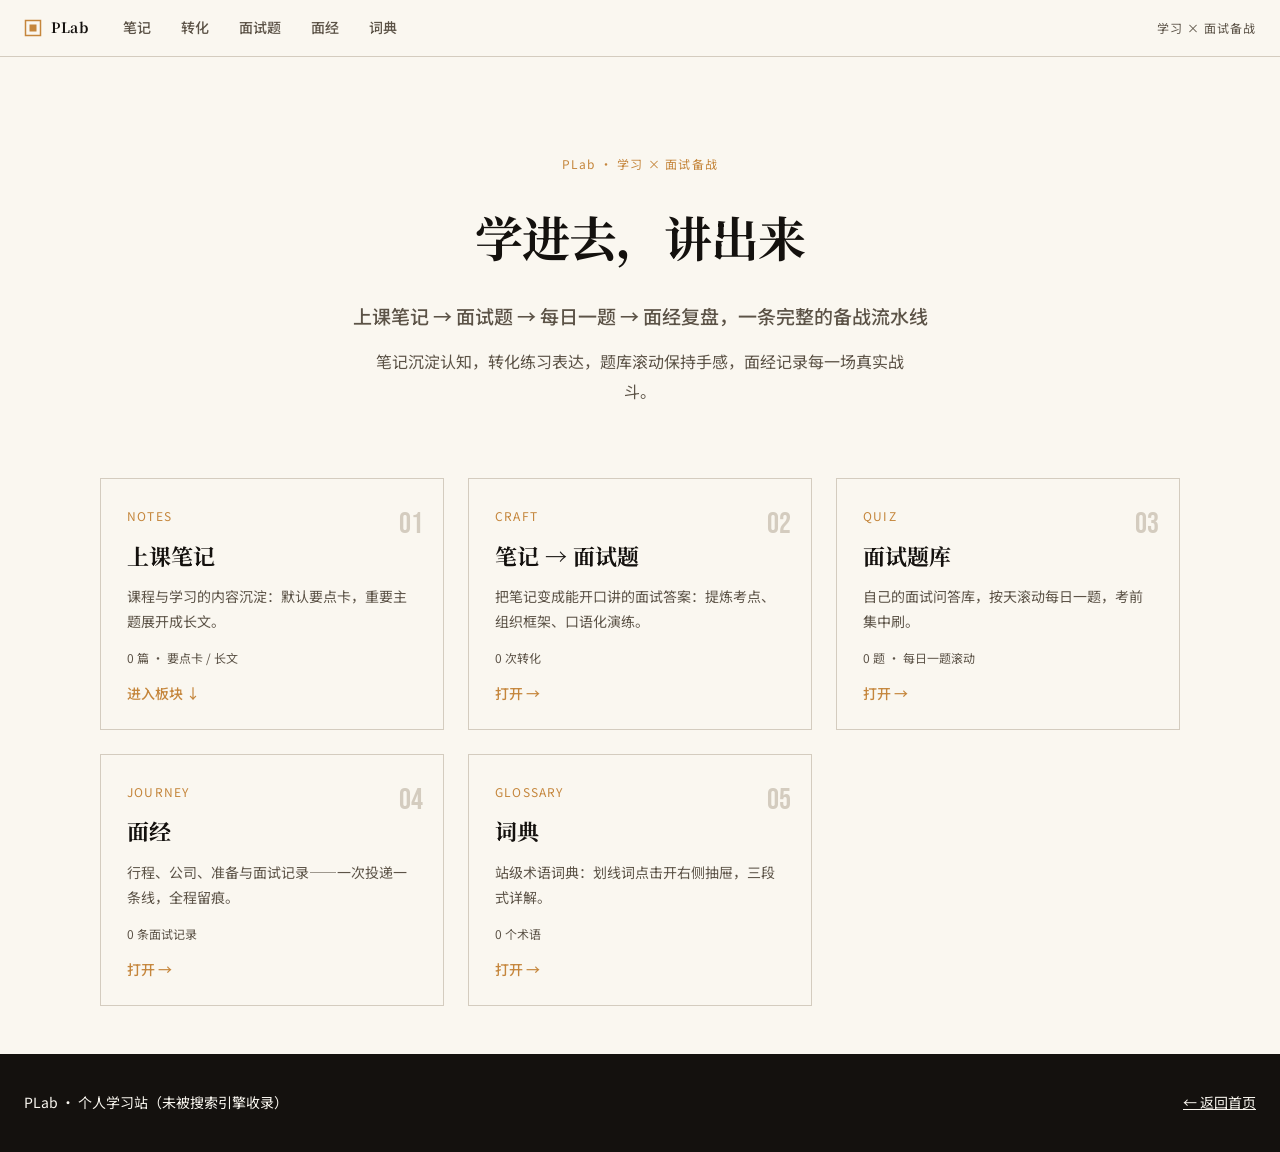
<file: index.html>
<!DOCTYPE html>
<html lang="zh-CN">
<head>
  <meta charset="UTF-8">
  <meta name="viewport" content="width=device-width, initial-scale=1.0">
  <meta name="robots" content="noindex, nofollow, noarchive, noimageindex, nosnippet">
  <meta name="description" content="PLab：上课笔记、笔记转面试题、面试题库与每日一题、面经记录。">
  <title>学习与面试备战｜PLab</title>

  <link rel="preconnect" href="https://fonts.googleapis.com">
  <link rel="preconnect" href="https://fonts.gstatic.com" crossorigin>
  <link rel="stylesheet" media="print" onload="this.media='all'"
        href="https://fonts.googleapis.com/css2?family=Noto+Serif+SC:wght@700&family=Noto+Sans+SC:wght@400;500;700&family=Bebas+Neue&family=JetBrains+Mono:wght@400;600&display=swap">
  <noscript>
    <link href="https://fonts.googleapis.com/css2?family=Noto+Serif+SC:wght@700&family=Noto+Sans+SC:wght@400;500;700&family=Bebas+Neue&family=JetBrains+Mono:wght@400;600&display=swap" rel="stylesheet">
  </noscript>

  <link rel="stylesheet" href="css/tokens.css?v=1">
  <link rel="stylesheet" href="css/site.css?v=1">
  <link rel="stylesheet" href="css/pages.css?v=1">
</head>
<body>
  <a class="skip-link" href="#main">跳到内容</a>

  <header class="topbar">
    <a class="brand" href="./" title="返回首页" aria-label="PLab，返回首页">
      <svg class="logo-mark" width="18" height="18" viewBox="0 0 18 18" aria-hidden="true"><rect x="1.5" y="1.5" width="15" height="15" fill="none" stroke="currentColor" stroke-width="1.5"/><rect x="5.5" y="5.5" width="7" height="7" fill="currentColor"/></svg>
      <span>PLab</span>
    </a>
<nav class="site-nav" aria-label="主导航">
      <a href="notes.html">笔记</a>
      <a href="craft.html">转化</a>
      <a href="quiz.html">面试题</a>
      <a href="journey.html">面经</a>
      <a href="glossary.html">词典</a>
    </nav>
    <span class="topbar-note">学习 × 面试备战</span>
  </header>

  <main id="main">
    <header class="hero">
      <span class="kicker">PLab · 学习 × 面试备战</span>
      <h1>学进去，讲出来</h1>
      <p class="subtitle">上课笔记 → 面试题 → 每日一题 → 面经复盘，一条完整的备战流水线</p>
      <p class="lede">笔记沉淀认知，转化练习表达，题库滚动保持手感，面经记录每一场真实战斗。</p>
    </header>

    <div style="max-width:1080px;margin:0 auto;padding:0 var(--gutter) 8px;" id="homeDaily"></div>

    <!-- 板块入口（由 ui/app.js 依据 data/site.js 渲染） -->
    <section class="entries" id="homeEntries" aria-label="板块入口"></section>
  </main>


  <footer class="footer">
    <span>PLab · 个人学习站（未被搜索引擎收录）</span>
    <span><a href="./" style="color:inherit">← 返回首页</a></span>
  </footer>

  <!-- 脚本：lib → data → ui → main -->
  <script src="js/lib/dom.js?v=1"></script>
  <script src="js/data/site.js?v=1"></script>
  <script src="js/data/notes.js?v=1"></script>
  <script src="js/data/craft.js?v=1"></script>
  <script src="js/data/quiz.js?v=1"></script>
  <script src="js/data/journey.js?v=1"></script>
  <script src="js/data/terms.js?v=1"></script>
  <script src="js/ui/app.js?v=1"></script>
  <script src="js/main.js?v=1"></script>
</body>
</html>
</file>
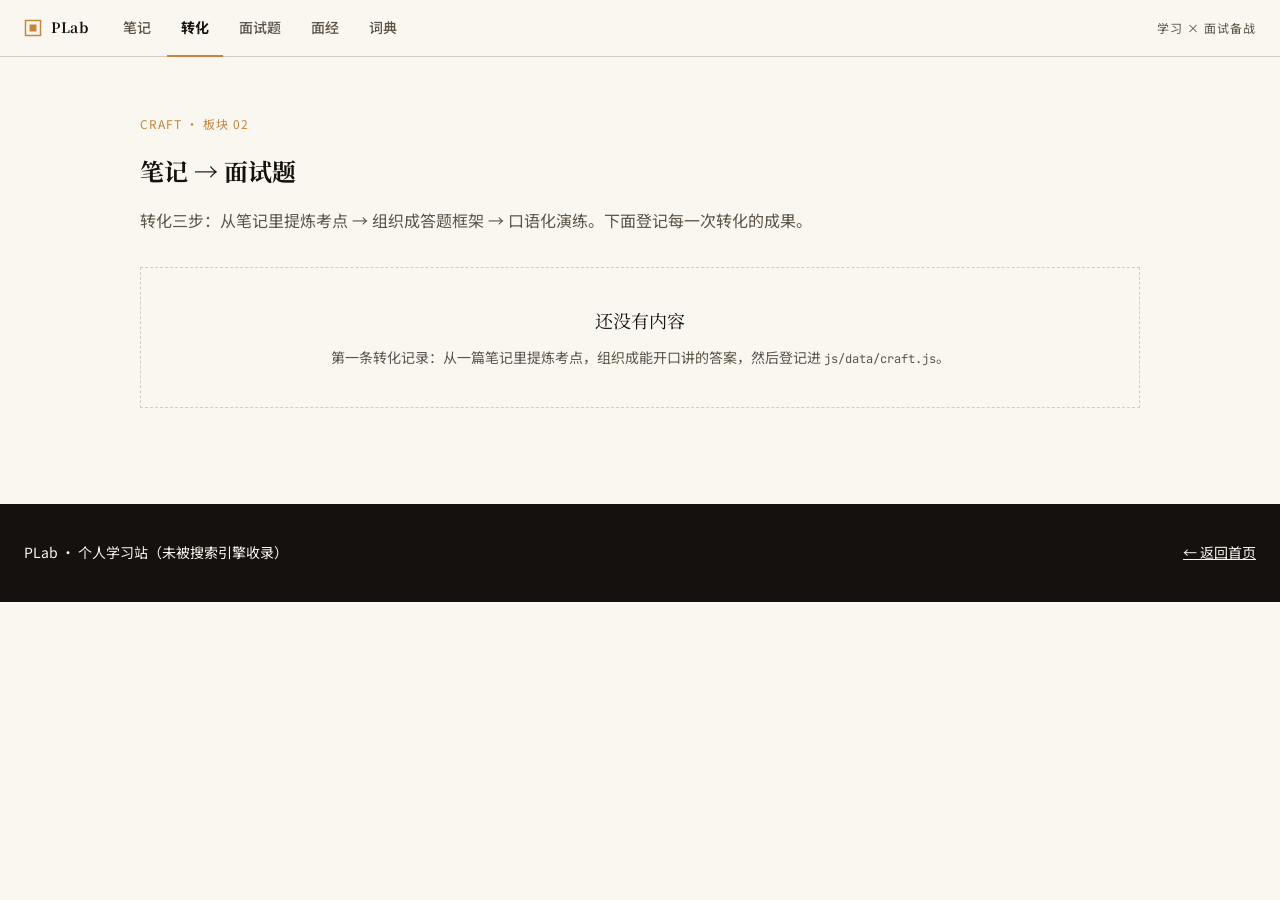
<file: craft.html>
<!DOCTYPE html>
<html lang="zh-CN">
<head>
  <meta charset="UTF-8">
  <meta name="viewport" content="width=device-width, initial-scale=1.0">
  <meta name="robots" content="noindex, nofollow, noarchive, noimageindex, nosnippet">
  <meta name="description" content="把学习笔记转化成能开口讲的面试答案。">
  <title>笔记转面试题｜PLab</title>

  <link rel="preconnect" href="https://fonts.googleapis.com">
  <link rel="preconnect" href="https://fonts.gstatic.com" crossorigin>
  <link rel="stylesheet" media="print" onload="this.media='all'"
        href="https://fonts.googleapis.com/css2?family=Noto+Serif+SC:wght@700&family=Noto+Sans+SC:wght@400;500;700&family=Bebas+Neue&family=JetBrains+Mono:wght@400;600&display=swap">
  <noscript>
    <link href="https://fonts.googleapis.com/css2?family=Noto+Serif+SC:wght@700&family=Noto+Sans+SC:wght@400;500;700&family=Bebas+Neue&family=JetBrains+Mono:wght@400;600&display=swap" rel="stylesheet">
  </noscript>

  <link rel="stylesheet" href="css/tokens.css?v=1">
  <link rel="stylesheet" href="css/site.css?v=1">
  <link rel="stylesheet" href="css/pages.css?v=1">
</head>
<body>
  <a class="skip-link" href="#main">跳到内容</a>

  <header class="topbar">
    <a class="brand" href="./" title="返回首页" aria-label="PLab，返回首页">
      <svg class="logo-mark" width="18" height="18" viewBox="0 0 18 18" aria-hidden="true"><rect x="1.5" y="1.5" width="15" height="15" fill="none" stroke="currentColor" stroke-width="1.5"/><rect x="5.5" y="5.5" width="7" height="7" fill="currentColor"/></svg>
      <span>PLab</span>
    </a>
<nav class="site-nav" aria-label="主导航">
      <a href="notes.html">笔记</a>
      <a href="craft.html" class="is-active" aria-current="page">转化</a>
      <a href="quiz.html">面试题</a>
      <a href="journey.html">面经</a>
      <a href="glossary.html">词典</a>
    </nav>
    <span class="topbar-note">学习 × 面试备战</span>
  </header>

  <main id="main">
    <div class="board">
      <header class="board-head">
        <span class="kicker">CRAFT · 板块 02</span>
        <h2>笔记 → 面试题</h2>
        <p class="lede">转化三步：从笔记里提炼考点 → 组织成答题框架 → 口语化演练。下面登记每一次转化的成果。</p>
      </header>
      <div id="boardCraft" aria-label="转化记录"></div>
    </div>
  </main>
  <!-- 术语详解抽屉 -->
  <aside class="term-drawer" id="termDrawer" role="dialog" aria-modal="true" aria-labelledby="termDrawerTitle">
    <header class="term-drawer-head">
      <div>
        <p class="term-drawer-kicker">术语详解</p>
        <h4 id="termDrawerTitle"></h4>
      </div>
      <button class="term-drawer-close" type="button" aria-label="关闭详解">
        <svg width="12" height="12" viewBox="0 0 12 12" fill="none" aria-hidden="true">
          <path d="M1 1l10 10M11 1L1 11" stroke="currentColor" stroke-width="1.5"/>
        </svg>
      </button>
    </header>
    <div class="term-drawer-body"></div>
  </aside>
  <div class="term-backdrop" id="termBackdrop"></div>

  <footer class="footer">
    <span>PLab · 个人学习站（未被搜索引擎收录）</span>
    <span><a href="./" style="color:inherit">← 返回首页</a></span>
  </footer>

  <!-- 脚本：lib → data → ui → main -->
  <script src="js/lib/dom.js?v=1"></script>
  <script src="js/data/site.js?v=1"></script>
  <script src="js/data/craft.js?v=1"></script>
  <script src="js/data/terms.js?v=1"></script>
  <script src="js/ui/fmt.js?v=1"></script>
  <script src="js/ui/board.js?v=1"></script>
  <script src="js/ui/drawer.js?v=1"></script>
  <script src="js/main.js?v=1"></script>
</body>
</html>
</file>
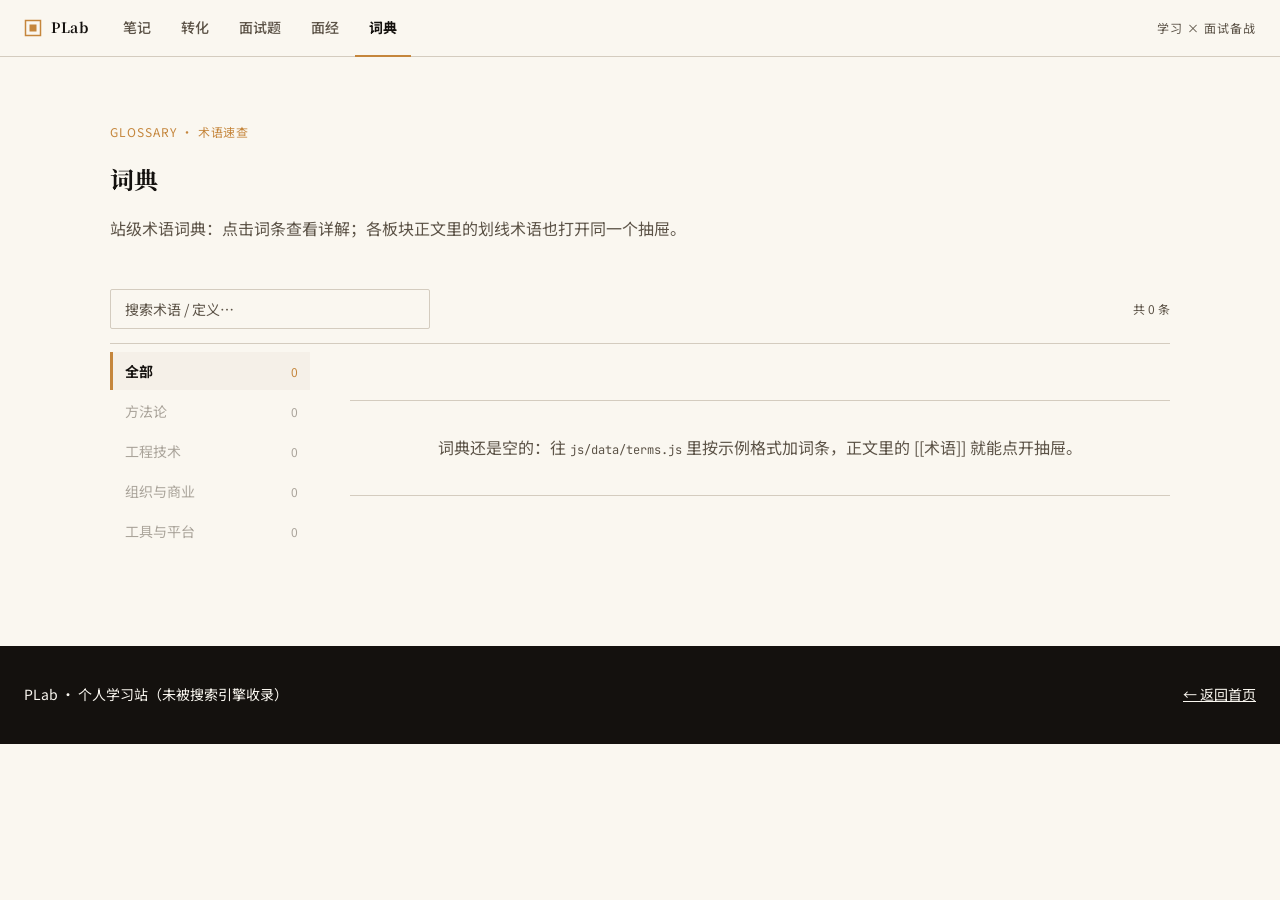
<file: glossary.html>
<!DOCTYPE html>
<html lang="zh-CN">
<head>
  <meta charset="UTF-8">
  <meta name="viewport" content="width=device-width, initial-scale=1.0">
  <meta name="robots" content="noindex, nofollow, noarchive, noimageindex, nosnippet">
  <meta name="description" content="站级术语词典。">
  <title>词典｜PLab</title>

  <link rel="preconnect" href="https://fonts.googleapis.com">
  <link rel="preconnect" href="https://fonts.gstatic.com" crossorigin>
  <link rel="stylesheet" media="print" onload="this.media='all'"
        href="https://fonts.googleapis.com/css2?family=Noto+Serif+SC:wght@700&family=Noto+Sans+SC:wght@400;500;700&family=Bebas+Neue&family=JetBrains+Mono:wght@400;600&display=swap">
  <noscript>
    <link href="https://fonts.googleapis.com/css2?family=Noto+Serif+SC:wght@700&family=Noto+Sans+SC:wght@400;500;700&family=Bebas+Neue&family=JetBrains+Mono:wght@400;600&display=swap" rel="stylesheet">
  </noscript>

  <link rel="stylesheet" href="css/tokens.css?v=1">
  <link rel="stylesheet" href="css/site.css?v=1">
  <link rel="stylesheet" href="css/pages.css?v=1">
</head>
<body>
  <a class="skip-link" href="#main">跳到内容</a>

  <header class="topbar">
    <a class="brand" href="./" title="返回首页" aria-label="PLab，返回首页">
      <svg class="logo-mark" width="18" height="18" viewBox="0 0 18 18" aria-hidden="true"><rect x="1.5" y="1.5" width="15" height="15" fill="none" stroke="currentColor" stroke-width="1.5"/><rect x="5.5" y="5.5" width="7" height="7" fill="currentColor"/></svg>
      <span>PLab</span>
    </a>
<nav class="site-nav" aria-label="主导航">
      <a href="notes.html">笔记</a>
      <a href="craft.html">转化</a>
      <a href="quiz.html">面试题</a>
      <a href="journey.html">面经</a>
      <a href="glossary.html" class="is-active" aria-current="page">词典</a>
    </nav>
    <span class="topbar-note">学习 × 面试备战</span>
  </header>

  <main id="main">
    <div class="glossary">
      <header class="glossary-head">
        <span class="kicker">GLOSSARY · 术语速查</span>
        <h2>词典</h2>
        <p class="lede">站级术语词典：点击词条查看详解；各板块正文里的划线术语也打开同一个抽屉。</p>
      </header>

      <div class="glossary-tools">
        <input class="glossary-search" type="search" placeholder="搜索术语 / 定义…" title="快捷键：按 / 聚焦搜索" aria-label="搜索术语">
        <span class="glossary-count" id="glossaryCount" role="status"></span>
      </div>

      <div class="dict-layout">
        <nav class="dict-rail" id="dictRail" aria-label="按分类筛选"></nav>
        <div id="glossaryList" aria-label="词条列表"></div>
      </div>
    </div>
  </main>
  <!-- 术语详解抽屉 -->
  <aside class="term-drawer" id="termDrawer" role="dialog" aria-modal="true" aria-labelledby="termDrawerTitle">
    <header class="term-drawer-head">
      <div>
        <p class="term-drawer-kicker">术语详解</p>
        <h4 id="termDrawerTitle"></h4>
      </div>
      <button class="term-drawer-close" type="button" aria-label="关闭详解">
        <svg width="12" height="12" viewBox="0 0 12 12" fill="none" aria-hidden="true">
          <path d="M1 1l10 10M11 1L1 11" stroke="currentColor" stroke-width="1.5"/>
        </svg>
      </button>
    </header>
    <div class="term-drawer-body"></div>
  </aside>
  <div class="term-backdrop" id="termBackdrop"></div>

  <footer class="footer">
    <span>PLab · 个人学习站（未被搜索引擎收录）</span>
    <span><a href="./" style="color:inherit">← 返回首页</a></span>
  </footer>

  <!-- 脚本：lib → data → ui → main -->
  <script src="js/lib/dom.js?v=1"></script>
  <script src="js/data/terms.js?v=1"></script>
  <script src="js/ui/fmt.js?v=1"></script>
  <script src="js/ui/glossary.js?v=1"></script>
  <script src="js/ui/drawer.js?v=1"></script>
  <script src="js/main.js?v=1"></script>
</body>
</html>
</file>
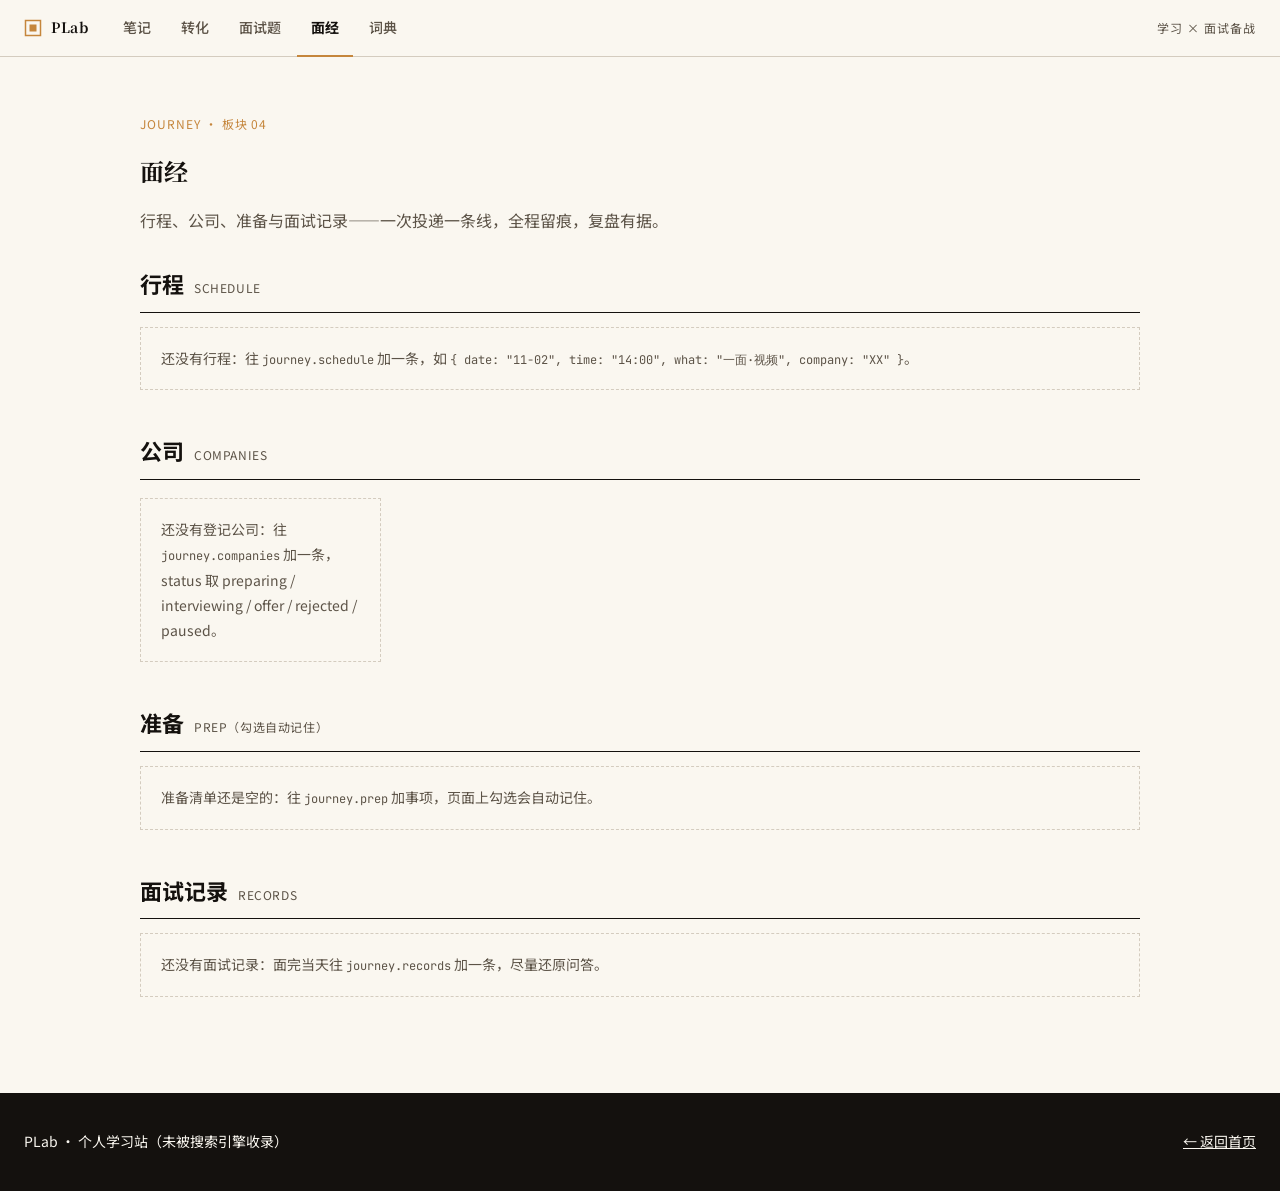
<file: journey.html>
<!DOCTYPE html>
<html lang="zh-CN">
<head>
  <meta charset="UTF-8">
  <meta name="viewport" content="width=device-width, initial-scale=1.0">
  <meta name="robots" content="noindex, nofollow, noarchive, noimageindex, nosnippet">
  <meta name="description" content="行程、公司、准备与面试记录。">
  <title>面经｜PLab</title>

  <link rel="preconnect" href="https://fonts.googleapis.com">
  <link rel="preconnect" href="https://fonts.gstatic.com" crossorigin>
  <link rel="stylesheet" media="print" onload="this.media='all'"
        href="https://fonts.googleapis.com/css2?family=Noto+Serif+SC:wght@700&family=Noto+Sans+SC:wght@400;500;700&family=Bebas+Neue&family=JetBrains+Mono:wght@400;600&display=swap">
  <noscript>
    <link href="https://fonts.googleapis.com/css2?family=Noto+Serif+SC:wght@700&family=Noto+Sans+SC:wght@400;500;700&family=Bebas+Neue&family=JetBrains+Mono:wght@400;600&display=swap" rel="stylesheet">
  </noscript>

  <link rel="stylesheet" href="css/tokens.css?v=1">
  <link rel="stylesheet" href="css/site.css?v=1">
  <link rel="stylesheet" href="css/pages.css?v=1">
</head>
<body>
  <a class="skip-link" href="#main">跳到内容</a>

  <header class="topbar">
    <a class="brand" href="./" title="返回首页" aria-label="PLab，返回首页">
      <svg class="logo-mark" width="18" height="18" viewBox="0 0 18 18" aria-hidden="true"><rect x="1.5" y="1.5" width="15" height="15" fill="none" stroke="currentColor" stroke-width="1.5"/><rect x="5.5" y="5.5" width="7" height="7" fill="currentColor"/></svg>
      <span>PLab</span>
    </a>
<nav class="site-nav" aria-label="主导航">
      <a href="notes.html">笔记</a>
      <a href="craft.html">转化</a>
      <a href="quiz.html">面试题</a>
      <a href="journey.html" class="is-active" aria-current="page">面经</a>
      <a href="glossary.html">词典</a>
    </nav>
    <span class="topbar-note">学习 × 面试备战</span>
  </header>

  <main id="main">
    <div class="board">
      <header class="board-head">
        <span class="kicker">JOURNEY · 板块 04</span>
        <h2>面经</h2>
        <p class="lede">行程、公司、准备与面试记录——一次投递一条线，全程留痕，复盘有据。</p>
      </header>

      <div class="journey-grid" id="journeyApp">
        <section class="j-section">
          <h3>行程 <span class="j-sub">SCHEDULE</span></h3>
          <ul class="tl-list" id="jSchedule"></ul>
        </section>
        <section class="j-section">
          <h3>公司 <span class="j-sub">COMPANIES</span></h3>
          <div class="co-grid" id="jCompanies"></div>
        </section>
        <section class="j-section">
          <h3>准备 <span class="j-sub">PREP（勾选自动记住）</span></h3>
          <ul class="prep-list" id="jPrep"></ul>
        </section>
        <section class="j-section">
          <h3>面试记录 <span class="j-sub">RECORDS</span></h3>
          <div id="jRecords"></div>
        </section>
      </div>
    </div>
  </main>


  <footer class="footer">
    <span>PLab · 个人学习站（未被搜索引擎收录）</span>
    <span><a href="./" style="color:inherit">← 返回首页</a></span>
  </footer>

  <!-- 脚本：lib → data → ui → main -->
  <script src="js/lib/dom.js?v=1"></script>
  <script src="js/data/journey.js?v=1"></script>
  <script src="js/ui/journey.js?v=1"></script>
  <script src="js/main.js?v=1"></script>
</body>
</html>
</file>
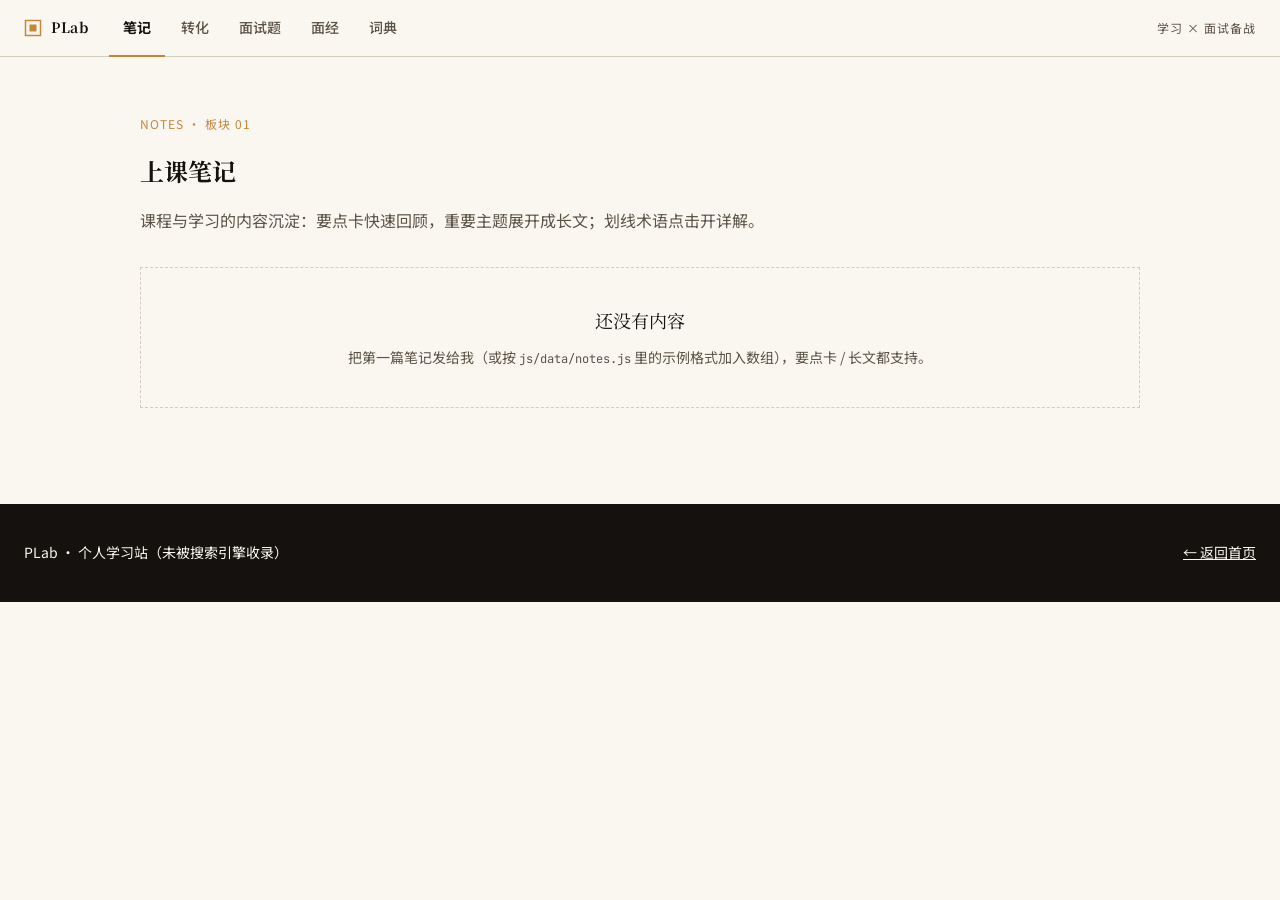
<file: notes.html>
<!DOCTYPE html>
<html lang="zh-CN">
<head>
  <meta charset="UTF-8">
  <meta name="viewport" content="width=device-width, initial-scale=1.0">
  <meta name="robots" content="noindex, nofollow, noarchive, noimageindex, nosnippet">
  <meta name="description" content="课程与学习笔记：要点卡与长文。">
  <title>上课笔记｜PLab</title>

  <link rel="preconnect" href="https://fonts.googleapis.com">
  <link rel="preconnect" href="https://fonts.gstatic.com" crossorigin>
  <link rel="stylesheet" media="print" onload="this.media='all'"
        href="https://fonts.googleapis.com/css2?family=Noto+Serif+SC:wght@700&family=Noto+Sans+SC:wght@400;500;700&family=Bebas+Neue&family=JetBrains+Mono:wght@400;600&display=swap">
  <noscript>
    <link href="https://fonts.googleapis.com/css2?family=Noto+Serif+SC:wght@700&family=Noto+Sans+SC:wght@400;500;700&family=Bebas+Neue&family=JetBrains+Mono:wght@400;600&display=swap" rel="stylesheet">
  </noscript>

  <link rel="stylesheet" href="css/tokens.css?v=1">
  <link rel="stylesheet" href="css/site.css?v=1">
  <link rel="stylesheet" href="css/pages.css?v=1">
</head>
<body>
  <a class="skip-link" href="#main">跳到内容</a>

  <header class="topbar">
    <a class="brand" href="./" title="返回首页" aria-label="PLab，返回首页">
      <svg class="logo-mark" width="18" height="18" viewBox="0 0 18 18" aria-hidden="true"><rect x="1.5" y="1.5" width="15" height="15" fill="none" stroke="currentColor" stroke-width="1.5"/><rect x="5.5" y="5.5" width="7" height="7" fill="currentColor"/></svg>
      <span>PLab</span>
    </a>
<nav class="site-nav" aria-label="主导航">
      <a href="notes.html" class="is-active" aria-current="page">笔记</a>
      <a href="craft.html">转化</a>
      <a href="quiz.html">面试题</a>
      <a href="journey.html">面经</a>
      <a href="glossary.html">词典</a>
    </nav>
    <span class="topbar-note">学习 × 面试备战</span>
  </header>

  <main id="main">
    <div class="board">
      <header class="board-head">
        <span class="kicker">NOTES · 板块 01</span>
        <h2>上课笔记</h2>
        <p class="lede">课程与学习的内容沉淀：要点卡快速回顾，重要主题展开成长文；划线术语点击开详解。</p>
      </header>
      <div id="boardNotes" aria-label="笔记列表"></div>
    </div>
  </main>
  <!-- 术语详解抽屉 -->
  <aside class="term-drawer" id="termDrawer" role="dialog" aria-modal="true" aria-labelledby="termDrawerTitle">
    <header class="term-drawer-head">
      <div>
        <p class="term-drawer-kicker">术语详解</p>
        <h4 id="termDrawerTitle"></h4>
      </div>
      <button class="term-drawer-close" type="button" aria-label="关闭详解">
        <svg width="12" height="12" viewBox="0 0 12 12" fill="none" aria-hidden="true">
          <path d="M1 1l10 10M11 1L1 11" stroke="currentColor" stroke-width="1.5"/>
        </svg>
      </button>
    </header>
    <div class="term-drawer-body"></div>
  </aside>
  <div class="term-backdrop" id="termBackdrop"></div>

  <footer class="footer">
    <span>PLab · 个人学习站（未被搜索引擎收录）</span>
    <span><a href="./" style="color:inherit">← 返回首页</a></span>
  </footer>

  <!-- 脚本：lib → data → ui → main -->
  <script src="js/lib/dom.js?v=1"></script>
  <script src="js/data/site.js?v=1"></script>
  <script src="js/data/notes.js?v=1"></script>
  <script src="js/data/terms.js?v=1"></script>
  <script src="js/ui/fmt.js?v=1"></script>
  <script src="js/ui/board.js?v=1"></script>
  <script src="js/ui/drawer.js?v=1"></script>
  <script src="js/main.js?v=1"></script>
</body>
</html>
</file>
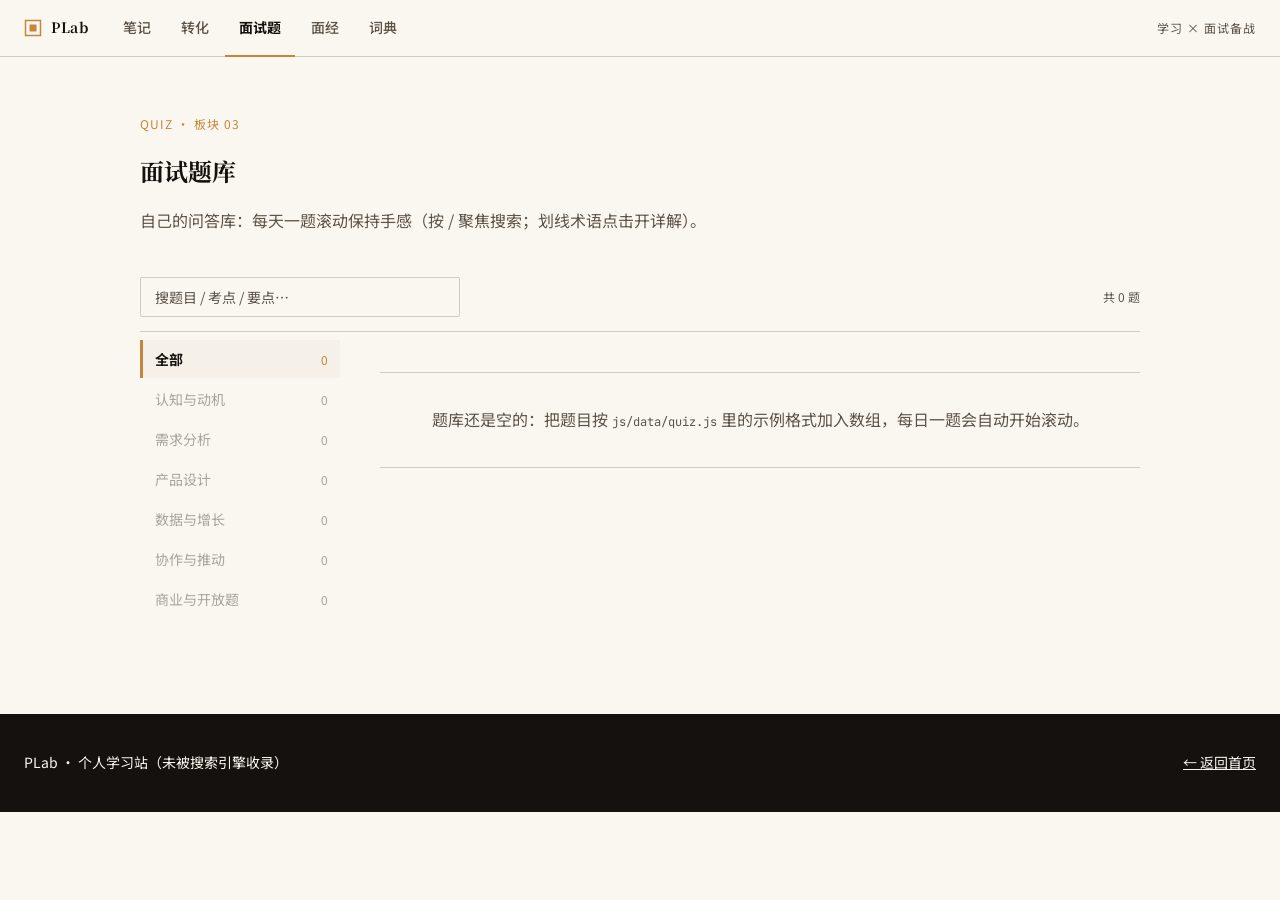
<file: quiz.html>
<!DOCTYPE html>
<html lang="zh-CN">
<head>
  <meta charset="UTF-8">
  <meta name="viewport" content="width=device-width, initial-scale=1.0">
  <meta name="robots" content="noindex, nofollow, noarchive, noimageindex, nosnippet">
  <meta name="description" content="面试问答库与每日一题。">
  <title>面试题库｜PLab</title>

  <link rel="preconnect" href="https://fonts.googleapis.com">
  <link rel="preconnect" href="https://fonts.gstatic.com" crossorigin>
  <link rel="stylesheet" media="print" onload="this.media='all'"
        href="https://fonts.googleapis.com/css2?family=Noto+Serif+SC:wght@700&family=Noto+Sans+SC:wght@400;500;700&family=Bebas+Neue&family=JetBrains+Mono:wght@400;600&display=swap">
  <noscript>
    <link href="https://fonts.googleapis.com/css2?family=Noto+Serif+SC:wght@700&family=Noto+Sans+SC:wght@400;500;700&family=Bebas+Neue&family=JetBrains+Mono:wght@400;600&display=swap" rel="stylesheet">
  </noscript>

  <link rel="stylesheet" href="css/tokens.css?v=1">
  <link rel="stylesheet" href="css/site.css?v=1">
  <link rel="stylesheet" href="css/pages.css?v=1">
</head>
<body>
  <a class="skip-link" href="#main">跳到内容</a>

  <header class="topbar">
    <a class="brand" href="./" title="返回首页" aria-label="PLab，返回首页">
      <svg class="logo-mark" width="18" height="18" viewBox="0 0 18 18" aria-hidden="true"><rect x="1.5" y="1.5" width="15" height="15" fill="none" stroke="currentColor" stroke-width="1.5"/><rect x="5.5" y="5.5" width="7" height="7" fill="currentColor"/></svg>
      <span>PLab</span>
    </a>
<nav class="site-nav" aria-label="主导航">
      <a href="notes.html">笔记</a>
      <a href="craft.html">转化</a>
      <a href="quiz.html" class="is-active" aria-current="page">面试题</a>
      <a href="journey.html">面经</a>
      <a href="glossary.html">词典</a>
    </nav>
    <span class="topbar-note">学习 × 面试备战</span>
  </header>

  <main id="main">
    <div class="board">
      <header class="board-head">
        <span class="kicker">QUIZ · 板块 03</span>
        <h2>面试题库</h2>
        <p class="lede">自己的问答库：每天一题滚动保持手感（按 / 聚焦搜索；划线术语点击开详解）。</p>
      </header>

      <div id="quizDaily"></div>

      <div class="quiz-tools">
        <input class="quiz-search" type="search" placeholder="搜题目 / 考点 / 要点…" title="快捷键：按 / 聚焦搜索" aria-label="搜索面试题">
        <span class="quiz-count" id="quizCount" role="status"></span>
      </div>

      <div class="quiz-layout">
        <nav class="qa-rail" id="quizRail" aria-label="按分类筛选"></nav>
        <div id="quizList" aria-label="题目列表"></div>
      </div>
    </div>
  </main>
  <!-- 术语详解抽屉 -->
  <aside class="term-drawer" id="termDrawer" role="dialog" aria-modal="true" aria-labelledby="termDrawerTitle">
    <header class="term-drawer-head">
      <div>
        <p class="term-drawer-kicker">术语详解</p>
        <h4 id="termDrawerTitle"></h4>
      </div>
      <button class="term-drawer-close" type="button" aria-label="关闭详解">
        <svg width="12" height="12" viewBox="0 0 12 12" fill="none" aria-hidden="true">
          <path d="M1 1l10 10M11 1L1 11" stroke="currentColor" stroke-width="1.5"/>
        </svg>
      </button>
    </header>
    <div class="term-drawer-body"></div>
  </aside>
  <div class="term-backdrop" id="termBackdrop"></div>

  <footer class="footer">
    <span>PLab · 个人学习站（未被搜索引擎收录）</span>
    <span><a href="./" style="color:inherit">← 返回首页</a></span>
  </footer>

  <!-- 脚本：lib → data → ui → main -->
  <script src="js/lib/dom.js?v=1"></script>
  <script src="js/data/quiz.js?v=1"></script>
  <script src="js/data/terms.js?v=1"></script>
  <script src="js/ui/fmt.js?v=1"></script>
  <script src="js/ui/quiz.js?v=1"></script>
  <script src="js/ui/drawer.js?v=1"></script>
  <script src="js/main.js?v=1"></script>
</body>
</html>
</file>
<file: css/tokens.css>
/* ==========================================================================
   tokens.css — 画廊首页设计令牌（新增案例时与 cases/<slug>/css/tokens.css 保持一致）
   全站唯一定义处，其余文件只引用变量，不写裸色值。
   ========================================================================== */

:root {
  /* —— 色彩系统 —— */
  --bg: #FAF7F0;             /* 米白纸感底 */
  --ink: #14110E;            /* 墨黑（主文字 / 页脚底） */
  --ink-soft: #5C5347;       /* 暖灰（次要文字） */
  --accent: #C5863C;         /* 印刷橙（唯一跳色：编号 / 金句边线 / 交互） */
  --accent-dim: rgba(197, 134, 60, 0.2); /* 章节大编号 20% 半透明 */
  --green: #849C4D;          /* 深绿：产出物 ✓ / 检查清单 / 成功标注 */
  --line: #D4CCBF;           /* 浅褐细分割线 */
  --zebra: #F5F0E8;          /* 表格斑马纹 / 引语底 */
  --code-bg: #EFE8DC;        /* 代码 / 术语块底 */
  --warn-bg: #F5E8E0;        /* 警示块底（淡橘） */
  --warn-ink: #A0522D;       /* 警示块文字（深橘） */
  --footer-ink: #FAF7F0;     /* 页脚浅色文字 */
  --tooltip-bg: #14110E;
  --tooltip-ink: #FAF7F0;

  /* —— 字体系统 —— */
  --font-serif: "Noto Serif SC", "Songti SC", "STSong", "SimSun", serif;
  --font-sans: "Noto Sans SC", "PingFang SC", "Hiragino Sans GB", "Microsoft YaHei", sans-serif;
  --font-mono: "JetBrains Mono", "Fira Code", "SF Mono", Menlo, Consolas, monospace;
  --font-num: "Bebas Neue", "Inter Tight", "Arial Narrow", sans-serif;

  /* —— 字号层级（全站不超过 5 级 + 标签） —— */
  --fs-hero: 48px;   /* Hero 主标题 */
  --fs-h2: 36px;     /* 模块标题 */
  --fs-h3: 22px;     /* 小节标题 */
  --fs-body: 16px;   /* 正文 */
  --fs-small: 14px;  /* 表格文字 */
  --fs-label: 12px;  /* 标签 / 术语 */

  --lh-body: 1.85;
  --lh-table: 1.7;

  /* —— 布局尺寸 —— */
  --content-w: 680px;        /* 正文窄栏最大宽度 */
  --sidebar-w: 220px;
  --topbar-h: 56px;
  --gutter: 24px;

  /* —— 动效 —— */
  --ease-out: cubic-bezier(0.16, 1, 0.3, 1);
  --dur-fast: 200ms;
  --dur-reveal: 300ms;
}
</file>
<file: css/site.css>
/* ==========================================================================
   site.css — 站级共享样式（词典页 / 面试题页等站级页面公用）
   包含：页面基础、顶栏与主导航、页脚、内联术语词、术语详解抽屉、侧栏分组导航
   词典页专属样式在 dictionary.css；面试题页专属在 interview.css
   ========================================================================== */

html { scroll-behavior: smooth; }

body {
  margin: 0;
  background: var(--bg);
  color: var(--ink);
  font-family: var(--font-sans);
  font-size: var(--fs-body);
  line-height: var(--lh-body);
}

h1, h2, h3, h4 { font-family: var(--font-serif); font-weight: 700; margin: 0; }

a { color: var(--ink); }

:focus-visible { outline: 2px solid var(--accent); outline-offset: 2px; }

.skip-link {
  position: fixed; top: -100px; left: 16px; z-index: 200;
  padding: 8px 16px; background: var(--ink); color: var(--bg);
  font-size: var(--fs-small); transition: top var(--dur-fast) var(--ease-out);
}
.skip-link:focus { top: 8px; }

/* —— 顶栏：logo + 案例 / 词典 / 面试题 导航 —— */
.topbar {
  position: sticky; top: 0; z-index: 100;
  display: flex; align-items: center; gap: 16px;
  height: var(--topbar-h); padding: 0 var(--gutter);
  background: var(--bg); border-bottom: 1px solid var(--line);
}

.topbar .brand {
  display: inline-flex; align-items: center; gap: 9px;
  font-family: var(--font-serif); font-weight: 700;
  font-size: var(--fs-small); letter-spacing: 0.05em; white-space: nowrap;
  text-decoration: none;
}

.topbar .brand .logo-mark { color: var(--accent); flex: none; transition: transform 300ms var(--ease-out); }
.topbar .brand:hover .logo-mark { transform: rotate(90deg); }

.site-nav { display: flex; gap: 2px; height: 100%; margin-left: 4px; }

.site-nav a {
  display: flex; align-items: center; padding: 0 14px;
  font-size: var(--fs-small); font-weight: 500; color: var(--ink-soft);
  text-decoration: none; border-bottom: 2px solid transparent; margin-bottom: -1px;
  transition: color var(--dur-fast) var(--ease-out);
}

.site-nav a:hover { color: var(--accent); }

.site-nav a.is-active { color: var(--ink); font-weight: 700; border-bottom-color: var(--accent); }

.topbar .topbar-note { margin-left: auto; font-size: var(--fs-label); letter-spacing: 0.08em; color: var(--ink-soft); }

/* —— 侧栏分组导航（词典 / 面试题页共用骨架） —— */
.dict-rail, .qa-rail {
  position: sticky;
  top: calc(var(--topbar-h) + 56px);
  display: flex;
  flex-direction: column;
  gap: 2px;
}

.rail-item {
  display: flex; align-items: center; justify-content: space-between; gap: 8px;
  padding: 9px 12px;
  border: 0; border-left: 3px solid transparent;
  background: none; text-align: left;
  font-family: var(--font-sans); font-size: var(--fs-small);
  color: var(--ink-soft); cursor: pointer;
  transition: color var(--dur-fast), background-color var(--dur-fast);
}

.rail-item:hover { color: var(--accent); background: var(--zebra); }

.rail-item.is-active {
  color: var(--ink); font-weight: 700;
  border-left-color: var(--accent);
  background: var(--zebra);
}

.rail-count { font-size: var(--fs-label); color: var(--ink-soft); font-weight: 400; }

.rail-item.is-active .rail-count { color: var(--accent); }

/* 当前筛选下计数为 0 的分类：弱化提示空组（仍可点击查看空态） */
.rail-item.is-zero { opacity: 0.5; }
.rail-item.is-zero:hover { background: none; color: var(--ink-soft); cursor: default; }
.rail-item.is-zero.is-active { opacity: 1; }

/* —— 正文里的内联术语词（点击打开详解抽屉） —— */
.term {
  display: inline; padding: 0;
  border: 0; border-bottom: 1px dashed var(--accent);
  background: none; font: inherit; line-height: inherit;
  color: inherit; cursor: pointer;
  transition: color var(--dur-fast) var(--ease-out), border-color var(--dur-fast) var(--ease-out);
}

.term:hover, .term:focus-visible { color: var(--accent); border-bottom-style: solid; }

/* —— 页脚 —— */
.footer {
  display: flex; flex-wrap: wrap; gap: 12px 32px; justify-content: space-between;
  padding: 36px var(--gutter); background: var(--ink); color: var(--footer-ink);
  font-size: var(--fs-small);
}

/* ==========================================================================
   术语详解抽屉（与案例站 drawer.css 同源；带抽屉的站级页面共用）
   ========================================================================== */

.term-backdrop {
  position: fixed; inset: 0; z-index: 150;
  background: rgba(20, 17, 14, 0.28);
  opacity: 0; visibility: hidden; pointer-events: none;
  transition: opacity var(--dur-fast) var(--ease-out), visibility 0s var(--dur-fast);
}

body.term-drawer-open .term-backdrop {
  opacity: 1; visibility: visible; pointer-events: auto;
  transition: opacity var(--dur-fast) var(--ease-out);
}

.term-drawer {
  position: fixed; top: 0; right: 0; bottom: 0; z-index: 160;
  display: flex; flex-direction: column;
  width: min(440px, 94vw);
  background: var(--bg);
  border-left: 1px solid var(--line);
  box-shadow: -12px 0 36px rgba(20, 17, 14, 0.10);
  transform: translateX(102%);
  visibility: hidden;
  transition: transform 260ms var(--ease-out), visibility 0s 260ms;
}

body.term-drawer-open .term-drawer {
  transform: none; visibility: visible;
  transition: transform 260ms var(--ease-out);
}

body.term-drawer-open { overflow: hidden; }

.term-drawer-head {
  display: flex; align-items: flex-start; justify-content: space-between; gap: 16px;
  padding: 26px 28px 18px;
  border-bottom: 1px solid var(--line);
}

.term-drawer-kicker { margin: 0 0 6px; font-size: var(--fs-label); letter-spacing: 0.08em; color: var(--accent); }

.term-drawer-head h4 { margin: 0; font-size: 26px; letter-spacing: -0.01em; }

.term-drawer-close {
  flex: none; width: 34px; height: 34px; margin: -4px -8px 0 0; padding: 0;
  display: grid; place-items: center;
  border: 1px solid var(--line); border-radius: 2px;
  background: transparent; color: var(--ink-soft); cursor: pointer;
  transition: color var(--dur-fast), border-color var(--dur-fast);
}

.term-drawer-close:hover { color: var(--accent); border-color: var(--accent); }

.term-drawer-body { flex: 1; overflow-y: auto; padding: 24px 28px 40px; }

.term-section { padding-bottom: 20px; margin-bottom: 20px; border-bottom: 1px solid var(--line); }
.term-section:last-child { border-bottom: 0; }

.term-section-label {
  display: block; margin-bottom: 10px;
  font-size: var(--fs-label); font-weight: 700;
  letter-spacing: 0.08em; color: var(--accent);
}

.term-drawer-body .term-def {
  margin: 0; padding: 12px 16px;
  border-left: 3px solid var(--accent); background: var(--zebra);
  font-weight: 500;
}

.term-drawer-body .term-case { margin: 0; font-size: 15px; line-height: 1.9; }

.term-drawer-body .term-tech p { margin: 0 0 1.2em; font-size: 15px; line-height: 1.9; color: var(--ink); }
.term-drawer-body .term-tech p:last-child { margin-bottom: 0; }

.term-module-links { margin: 12px 0 0; font-size: var(--fs-small); line-height: 2; }
.module-links-label { color: var(--ink-soft); }

.term-module-link {
  display: inline-block; margin: 0 6px 6px 0; padding: 3px 10px;
  border: 1px solid var(--line); border-radius: 2px;
  font-size: var(--fs-label); color: var(--ink); text-decoration: none;
  transition: color var(--dur-fast), border-color var(--dur-fast);
}

.term-module-link:hover { color: var(--accent); border-color: var(--accent); }

.term-related { margin-top: 28px; padding-top: 18px; border-top: 1px solid var(--line); }

.term-related .block-label {
  display: block; margin-bottom: 10px;
  font-size: var(--fs-label); letter-spacing: 0.08em; color: var(--ink-soft);
}

.term-chips { display: flex; flex-wrap: wrap; gap: 8px; }

.term-chip {
  padding: 6px 14px;
  border: 1px dashed var(--accent); border-radius: 999px;
  background: transparent; color: var(--ink);
  font-family: var(--font-sans); font-size: var(--fs-small);
  cursor: pointer;
  transition: background-color var(--dur-fast), color var(--dur-fast);
}

.term-chip:hover { background: var(--accent); border-style: solid; color: #fff; }

/* —— 移动端 —— */
@media (max-width: 880px) {
  /* 侧栏分组导航变为横向胶囊行（词典 / 面试题页一致） */
  .dict-rail, .qa-rail {
    position: static;
    flex-direction: row; flex-wrap: wrap; gap: 6px;
    margin-bottom: 14px;
  }

  .rail-item {
    padding: 6px 13px;
    border: 1px solid var(--line); border-left-width: 1px;
    border-radius: 999px;
  }

  .rail-item:hover { background: none; }

  .rail-item.is-active {
    background: var(--ink); border-color: var(--ink); color: var(--bg);
  }

  .rail-item.is-active .rail-count { color: var(--bg); }
}

@media (max-width: 640px) {
  :root { --gutter: 20px; }
  .term-drawer { width: 100vw; border-left: none; }
  .topbar .topbar-note { display: none; }
}

/* —— 减少动态效果 —— */
@media (prefers-reduced-motion: reduce) {
  html { scroll-behavior: auto; }
  .term-drawer, .term-backdrop, .term-chip, .topbar .brand .logo-mark { transition: none; }
}
</file>
<file: css/pages.css>
/* ==========================================================================
   pages.css — plab 页面专属样式（首页 / 板块页 / 面试题 / 面经 / 词典）
   共享部分（顶栏 / 页脚 / 抽屉 / 侧栏骨架 / 内联术语词）在 site.css
   ========================================================================== */

/* —— 首页 Hero —— */
.hero {
  max-width: 1080px; margin: 0 auto;
  padding: 96px var(--gutter) 56px;
  text-align: center;
}

.hero .kicker {
  display: block; margin-bottom: 18px;
  font-size: var(--fs-label); letter-spacing: 0.1em; color: var(--accent);
}

.hero h1 { font-size: var(--fs-hero); letter-spacing: -0.02em; margin-bottom: 16px; }

.hero .subtitle { margin: 0 0 14px; font-size: 19px; font-weight: 500; color: var(--ink-soft); }

.hero .lede { max-width: 34em; margin: 0 auto; color: var(--ink-soft); }

/* —— 首页：每日一题导流卡 —— */
.daily {
  display: flex; flex-wrap: wrap; align-items: baseline; gap: 6px 18px;
  max-width: 720px; margin: 0 auto 8px;
  padding: 16px 22px;
  border: 1px dashed var(--accent);
  text-decoration: none; color: var(--ink);
  transition: background-color var(--dur-fast) var(--ease-out);
}

.daily:hover { background: var(--zebra); }

.daily-kicker {
  flex: none; font-size: var(--fs-label); letter-spacing: 0.08em; color: var(--accent);
}

.daily-q { font-family: var(--font-serif); font-weight: 700; }

/* —— 入口卡 —— */
.entries {
  display: grid; grid-template-columns: repeat(auto-fit, minmax(280px, 1fr));
  gap: 24px;
  max-width: 1080px; margin: 0 auto; padding: 8px var(--gutter) 48px;
}

.entry {
  position: relative; display: flex; flex-direction: column;
  padding: 26px 26px 22px;
  border: 1px solid var(--line);
  text-decoration: none; color: var(--ink);
  transition: border-color var(--dur-fast) var(--ease-out), background-color var(--dur-fast) var(--ease-out);
}

.entry:hover { border-color: var(--accent); background: var(--zebra); }

.entry .entry-no {
  position: absolute; top: 18px; right: 20px;
  font-family: var(--font-num); font-size: 30px; color: var(--line);
  transition: color var(--dur-fast) var(--ease-out);
}

.entry:hover .entry-no { color: var(--accent); }

.entry .entry-kicker {
  margin: 0 0 8px;
  font-size: var(--fs-label); letter-spacing: 0.1em; color: var(--accent);
}

.entry .entry-title { margin: 0 0 8px; font-size: var(--fs-h3); }

.entry .entry-desc { margin: 0 0 14px; font-size: var(--fs-small); line-height: 1.75; color: var(--ink-soft); }

.entry .entry-meta { margin: 0 0 12px; font-size: var(--fs-label); color: var(--ink-soft); }

.entry .entry-arrow { margin-top: auto; font-size: var(--fs-small); font-weight: 500; color: var(--accent); }

/* —— 滚动淡入 —— */
.reveal { opacity: 0; transform: translateY(14px); transition: opacity var(--dur) var(--ease-out), transform var(--dur) var(--ease-out); }
.reveal.is-visible { opacity: 1; transform: none; }

/* ==========================================================================
   板块页通用骨架
   ========================================================================== */
.board {
  max-width: 1000px; margin: 0 auto;
  padding: 56px var(--gutter) 96px;
}

.board-head { margin-bottom: 28px; }

.board-head .kicker {
  display: block; margin-bottom: 14px;
  font-size: var(--fs-label); letter-spacing: 0.08em; color: var(--accent);
}

.board-head h2 { margin-bottom: 12px; }

.board-head .lede { margin: 0; color: var(--ink-soft); }

.board-empty {
  margin-top: 32px; padding: 36px 28px;
  border: 1px dashed var(--line);
  text-align: center;
}

.board-empty-title { margin: 0 0 8px; font-family: var(--font-serif); font-size: 18px; }

.board-empty-desc { margin: 0; font-size: var(--fs-small); line-height: 1.8; color: var(--ink-soft); }

.board-empty-desc code { font-family: var(--font-mono); font-size: 12px; }

/* —— 手风琴条目（笔记 / 转化 / 题库共用） —— */
.qa-item { border-bottom: 1px solid var(--line); transition: background-color var(--dur-fast) var(--ease-out); }

.qa-item:hover { background: var(--zebra); }
.qa-item.is-open { background: var(--zebra); }

.qa-head {
  display: flex; align-items: baseline; gap: 14px;
  width: 100%;
  padding: 16px 4px 16px 0;
  border: 0; background: none; text-align: left;
  font-family: var(--font-sans); color: var(--ink); cursor: pointer;
}

.qa-head:hover .qa-q { color: var(--accent); }

.qa-no {
  flex: none; min-width: 34px;
  font-family: var(--font-mono); font-size: var(--fs-small);
  color: var(--accent); letter-spacing: 0.04em;
}

.qa-chip {
  flex: none; align-self: center;
  max-width: 8em; overflow: hidden; text-overflow: ellipsis; white-space: nowrap;
  padding: 2px 9px;
  border: 1px dashed var(--line); border-radius: 999px;
  font-size: 11px; color: var(--ink-soft);
}

.qa-item:hover .qa-chip, .qa-item.is-open .qa-chip { border-color: var(--accent); color: var(--accent); }

.qa-q {
  flex: 1;
  font-family: var(--font-serif); font-size: 17px; font-weight: 700; line-height: 1.6;
  transition: color var(--dur-fast) var(--ease-out);
}

.qa-arrow { flex: none; align-self: center; color: var(--accent); font-weight: 700; }

.qa-toggle {
  flex: none; align-self: center;
  width: 22px; height: 22px;
  color: var(--ink-soft);
  transition: transform var(--dur) var(--ease-out), color var(--dur-fast);
}

.qa-item.is-open .qa-toggle { transform: rotate(45deg); color: var(--accent); }
.qa-head:hover .qa-toggle { color: var(--accent); }

.qa-body {
  display: grid;
  grid-template-rows: 0fr;
  transition: grid-template-rows var(--dur) var(--ease-out);
}

.qa-item.is-open .qa-body { grid-template-rows: 1fr; }

.qa-body-in { min-height: 0; overflow: hidden; }

.qa-body-pad { padding: 2px 4px 24px 48px; }

@supports not (grid-template-rows: 0fr) {
  .qa-body { display: none; }
  .qa-item.is-open .qa-body { display: block; }
}

.qa-meta-line { margin: 0 0 10px; font-size: var(--fs-label); color: var(--ink-soft); }

.qa-from { margin: 0 0 8px; font-size: 14px; color: var(--ink-soft); }
.qa-from strong { color: var(--ink); font-weight: 700; }

.qa-desc { margin: 0 0 12px; font-size: 15px; line-height: 1.8; }

.qa-focus {
  margin: 0 0 14px; padding: 10px 16px;
  border-left: 3px solid var(--accent); background: var(--bg);
  font-size: var(--fs-small); color: var(--ink-soft);
}

.qa-focus strong { color: var(--accent); font-weight: 700; }

.qa-points { margin: 0; padding: 0; list-style: none; }

.qa-points li {
  position: relative;
  margin: 0 0 10px; padding-left: 18px;
  font-size: 15px; line-height: 1.85;
}

.qa-points li:last-child { margin-bottom: 0; }

.qa-points li::before {
  content: "—";
  position: absolute; left: 0; top: 0;
  color: var(--accent); font-weight: 700;
}

.qa-empty {
  margin-top: 32px; padding: 32px 0; text-align: center;
  color: var(--ink-soft);
  border-top: 1px solid var(--line); border-bottom: 1px solid var(--line);
}

.qa-empty code { font-family: var(--font-mono); font-size: 12px; }

/* ==========================================================================
   面试题页
   ========================================================================== */
.quiz-tools {
  position: sticky; top: var(--topbar-h); z-index: 40;
  display: flex; flex-wrap: wrap; gap: 10px; align-items: center;
  padding: 14px 0; margin-bottom: 8px;
  background: var(--bg); border-bottom: 1px solid var(--line);
}

.quiz-search {
  flex: 1 1 220px; max-width: 320px;
  padding: 9px 14px;
  border: 1px solid var(--line); border-radius: 2px;
  background: transparent; font-family: var(--font-sans);
  font-size: var(--fs-small); color: var(--ink);
}

.quiz-search:focus-visible { outline: 2px solid var(--accent); outline-offset: 1px; border-color: transparent; }
.quiz-search::placeholder { color: var(--ink-soft); }

.quiz-count { margin-left: auto; font-size: var(--fs-label); color: var(--ink-soft); white-space: nowrap; }

.quiz-layout {
  display: grid;
  grid-template-columns: 200px minmax(0, 1fr);
  gap: 40px;
  align-items: start;
}

.qa-rail {
  position: sticky;
  top: calc(var(--topbar-h) + 56px);
  display: flex; flex-direction: column; gap: 2px;
}

/* 每日一题大卡 */
#quizDaily { margin-bottom: 36px; }

.daily-card {
  padding: 24px 28px;
  border: 1px solid var(--line);
  border-left: 3px solid var(--accent);
  background: var(--zebra);
}

.daily-head { display: flex; align-items: baseline; gap: 14px; margin-bottom: 10px; }

.daily-kicker { font-size: var(--fs-label); letter-spacing: 0.08em; color: var(--accent); }

.daily-date { font-size: var(--fs-label); color: var(--ink-soft); }

.daily-q { margin: 0 0 10px; font-size: 20px; line-height: 1.55; }

.daily-focus { margin: 0 0 4px; font-size: var(--fs-small); color: var(--ink-soft); }
.daily-focus strong { color: var(--accent); }

.daily-toggle {
  margin: 8px 0 0; padding: 6px 14px;
  border: 1px solid var(--line); border-radius: 2px;
  background: var(--bg); color: var(--ink);
  font-family: var(--font-sans); font-size: var(--fs-small);
  cursor: pointer;
  transition: color var(--dur-fast), border-color var(--dur-fast);
}

.daily-toggle:hover { color: var(--accent); border-color: var(--accent); }

.daily-card .qa-body { grid-template-rows: 0fr; }
.daily-card.is-open .qa-body { grid-template-rows: 1fr; }
.daily-card .qa-body-pad { padding: 14px 0 0; }

/* ==========================================================================
   面经页
   ========================================================================== */
.journey-grid { display: grid; gap: 40px; }

.j-section h3 {
  display: flex; align-items: baseline; gap: 10px;
  margin-bottom: 14px; padding-bottom: 8px;
  border-bottom: 1px solid var(--ink);
  font-family: var(--font-sans); font-size: var(--fs-h3);
}

.j-section h3 .j-sub { font-size: var(--fs-label); font-weight: 400; color: var(--ink-soft); letter-spacing: 0.05em; }

.journey-empty { margin: 4px 0 0; padding: 18px 20px; border: 1px dashed var(--line); font-size: var(--fs-small); line-height: 1.8; color: var(--ink-soft); }
.journey-empty code { font-family: var(--font-mono); font-size: 12px; }

/* 行程时间线 */
.tl-list { list-style: none; margin: 0; padding: 0; }

.tl-item {
  position: relative;
  display: grid; grid-template-columns: 120px 1fr; gap: 4px 18px;
  padding: 12px 0 12px 18px;
  border-left: 1px solid var(--line);
}

.tl-item::before {
  content: "";
  position: absolute; left: -4px; top: 19px;
  width: 7px; height: 7px; border-radius: 50%;
  background: var(--bg); border: 1.5px solid var(--accent);
}

.tl-date { font-family: var(--font-mono); font-size: var(--fs-small); color: var(--ink-soft); }

.tl-what { font-weight: 700; }

.tl-company { font-size: var(--fs-small); color: var(--accent); }

.tl-note { grid-column: 2; font-size: var(--fs-small); color: var(--ink-soft); }

/* 公司卡 */
.co-grid { display: grid; grid-template-columns: repeat(auto-fill, minmax(240px, 1fr)); gap: 12px; }

.co-card { padding: 16px 18px; border: 1px solid var(--line); }

.co-head { display: flex; align-items: center; justify-content: space-between; gap: 10px; margin-bottom: 6px; }

.co-name { font-family: var(--font-serif); font-size: 17px; }

.co-status { padding: 2px 10px; border: 1px solid var(--line); border-radius: 999px; font-size: 11px; color: var(--ink-soft); white-space: nowrap; }

.co-status.s-interviewing { border-color: var(--accent); color: var(--accent); }
.co-status.s-offer { background: var(--ink); border-color: var(--ink); color: var(--bg); }
.co-status.s-rejected { opacity: 0.55; text-decoration: line-through; }

.co-role { margin: 0; font-size: var(--fs-small); color: var(--ink-soft); }
.co-note { margin: 8px 0 0; font-size: var(--fs-small); line-height: 1.7; }

/* 准备清单 */
.prep-list { list-style: none; margin: 0; padding: 0; }

.prep-item { display: flex; align-items: baseline; gap: 12px; padding: 10px 2px; border-bottom: 1px solid var(--line); }

.prep-item input[type="checkbox"] { flex: none; accent-color: var(--accent); width: 15px; height: 15px; cursor: pointer; }

.prep-item label { cursor: pointer; font-size: 15px; line-height: 1.7; }

.prep-item.is-done label { color: var(--ink-soft); text-decoration: line-through; }

/* 面试记录 */
.rec-card { padding: 18px 20px; border: 1px solid var(--line); margin-bottom: 14px; }

.rec-head { display: flex; flex-wrap: wrap; align-items: baseline; justify-content: space-between; gap: 6px 14px; margin-bottom: 10px; }

.rec-title { font-family: var(--font-serif); font-size: 17px; }

.rec-meta { font-size: var(--fs-label); color: var(--ink-soft); }

.rec-qa { list-style: none; margin: 0; padding: 0; }

.rec-qa li { padding: 10px 0; border-top: 1px dashed var(--line); }

.rec-q { margin: 0 0 4px; font-weight: 700; font-size: 14.5px; }

.rec-a { margin: 0; font-size: 14.5px; line-height: 1.75; color: var(--ink-soft); }

.rec-note { margin: 12px 0 0; padding: 8px 14px; border-left: 3px solid var(--accent); background: var(--zebra); font-size: var(--fs-small); }

/* ==========================================================================
   词典页（词条网格）
   ========================================================================== */
.glossary { max-width: 1060px; margin: 0 auto; padding: 64px var(--gutter) 96px; }

.glossary-head { margin-bottom: 32px; }

.glossary-head .kicker { display: block; margin-bottom: 14px; font-size: var(--fs-label); letter-spacing: 0.08em; color: var(--accent); }

.glossary-head h2 { margin-bottom: 12px; }

.glossary-head .lede { margin: 0; color: var(--ink-soft); }

.glossary-tools {
  position: sticky; top: var(--topbar-h); z-index: 40;
  display: flex; flex-wrap: wrap; gap: 10px; align-items: center;
  padding: 14px 0; margin-bottom: 8px;
  background: var(--bg); border-bottom: 1px solid var(--line);
}

.glossary-search {
  flex: 1 1 220px; max-width: 320px;
  padding: 9px 14px;
  border: 1px solid var(--line); border-radius: 2px;
  background: transparent; font-family: var(--font-sans);
  font-size: var(--fs-small); color: var(--ink);
}

.glossary-search:focus-visible { outline: 2px solid var(--accent); outline-offset: 1px; border-color: transparent; }
.glossary-search::placeholder { color: var(--ink-soft); }

.glossary-count { margin-left: auto; font-size: var(--fs-label); color: var(--ink-soft); white-space: nowrap; }

.dict-layout {
  display: grid;
  grid-template-columns: 200px minmax(0, 1fr);
  gap: 40px;
  align-items: start;
}

.dict-group { margin-top: 28px; }
.dict-group:first-child { margin-top: 4px; }

.dict-group h3 {
  display: flex; align-items: baseline; gap: 10px;
  margin-bottom: 4px; padding-bottom: 8px;
  border-bottom: 1px solid var(--ink);
  font-family: var(--font-sans); font-size: var(--fs-h3);
}

.dict-group h3 .group-count { font-size: var(--fs-label); font-weight: 400; color: var(--ink-soft); letter-spacing: 0.05em; }

.dict-grid {
  display: grid;
  grid-template-columns: repeat(auto-fill, minmax(260px, 1fr));
  gap: 12px;
  margin-top: 14px;
}

.term-card {
  display: flex; flex-direction: column; align-items: flex-start; gap: 5px;
  padding: 15px 17px;
  border: 1px solid var(--line);
  background: var(--bg);
  text-align: left;
  font-family: var(--font-sans); cursor: pointer;
  transition: border-color var(--dur-fast) var(--ease-out), background-color var(--dur-fast) var(--ease-out);
}

.term-card:hover, .term-card:focus-visible { border-color: var(--accent); background: var(--zebra); }

.term-card .card-cat { font-size: 11px; letter-spacing: 0.08em; color: var(--ink-soft); }

.term-card .card-name { font-family: var(--font-serif); font-size: 18px; font-weight: 700; color: var(--ink); }

.term-card:hover .card-name { color: var(--accent); }

.term-card .card-def {
  font-size: var(--fs-small); line-height: 1.7; color: var(--ink-soft);
  display: -webkit-box;
  -webkit-line-clamp: 2;
  -webkit-box-orient: vertical;
  overflow: hidden;
}

.glossary-empty {
  margin-top: 48px; padding: 32px 0; text-align: center;
  color: var(--ink-soft);
  border-top: 1px solid var(--line); border-bottom: 1px solid var(--line);
}

.glossary-empty code { font-family: var(--font-mono); font-size: 12px; }

/* —— 移动端 —— */
@media (max-width: 880px) {
  .quiz-layout, .dict-layout { display: block; }

  .qa-rail, .dict-rail {
    position: static;
    flex-direction: row; flex-wrap: wrap; gap: 6px;
    margin-bottom: 14px;
  }

  .rail-item {
    padding: 6px 13px;
    border: 1px solid var(--line); border-left-width: 1px;
    border-radius: 999px;
  }

  .rail-item:hover { background: none; }
  .rail-item.is-active { background: var(--ink); border-color: var(--ink); color: var(--bg); }
  .rail-item.is-active .rail-count { color: var(--bg); }

  .dict-grid { grid-template-columns: 1fr; }
  .hero { padding-top: 64px; }
}

@media (max-width: 640px) {
  :root { --gutter: 20px; }
  .board, .glossary { padding-top: 40px; }
  .quiz-count, .glossary-count { margin-left: 0; width: 100%; }
  .qa-body-pad { padding-left: 0; }
  .qa-chip { display: none; }
  .tl-item { grid-template-columns: 1fr; }
  .topbar .topbar-note { display: none; }
}

/* —— 减少动态效果 —— */
@media (prefers-reduced-motion: reduce) {
  .reveal, .qa-body, .qa-toggle { transition: none; }
}
</file>
